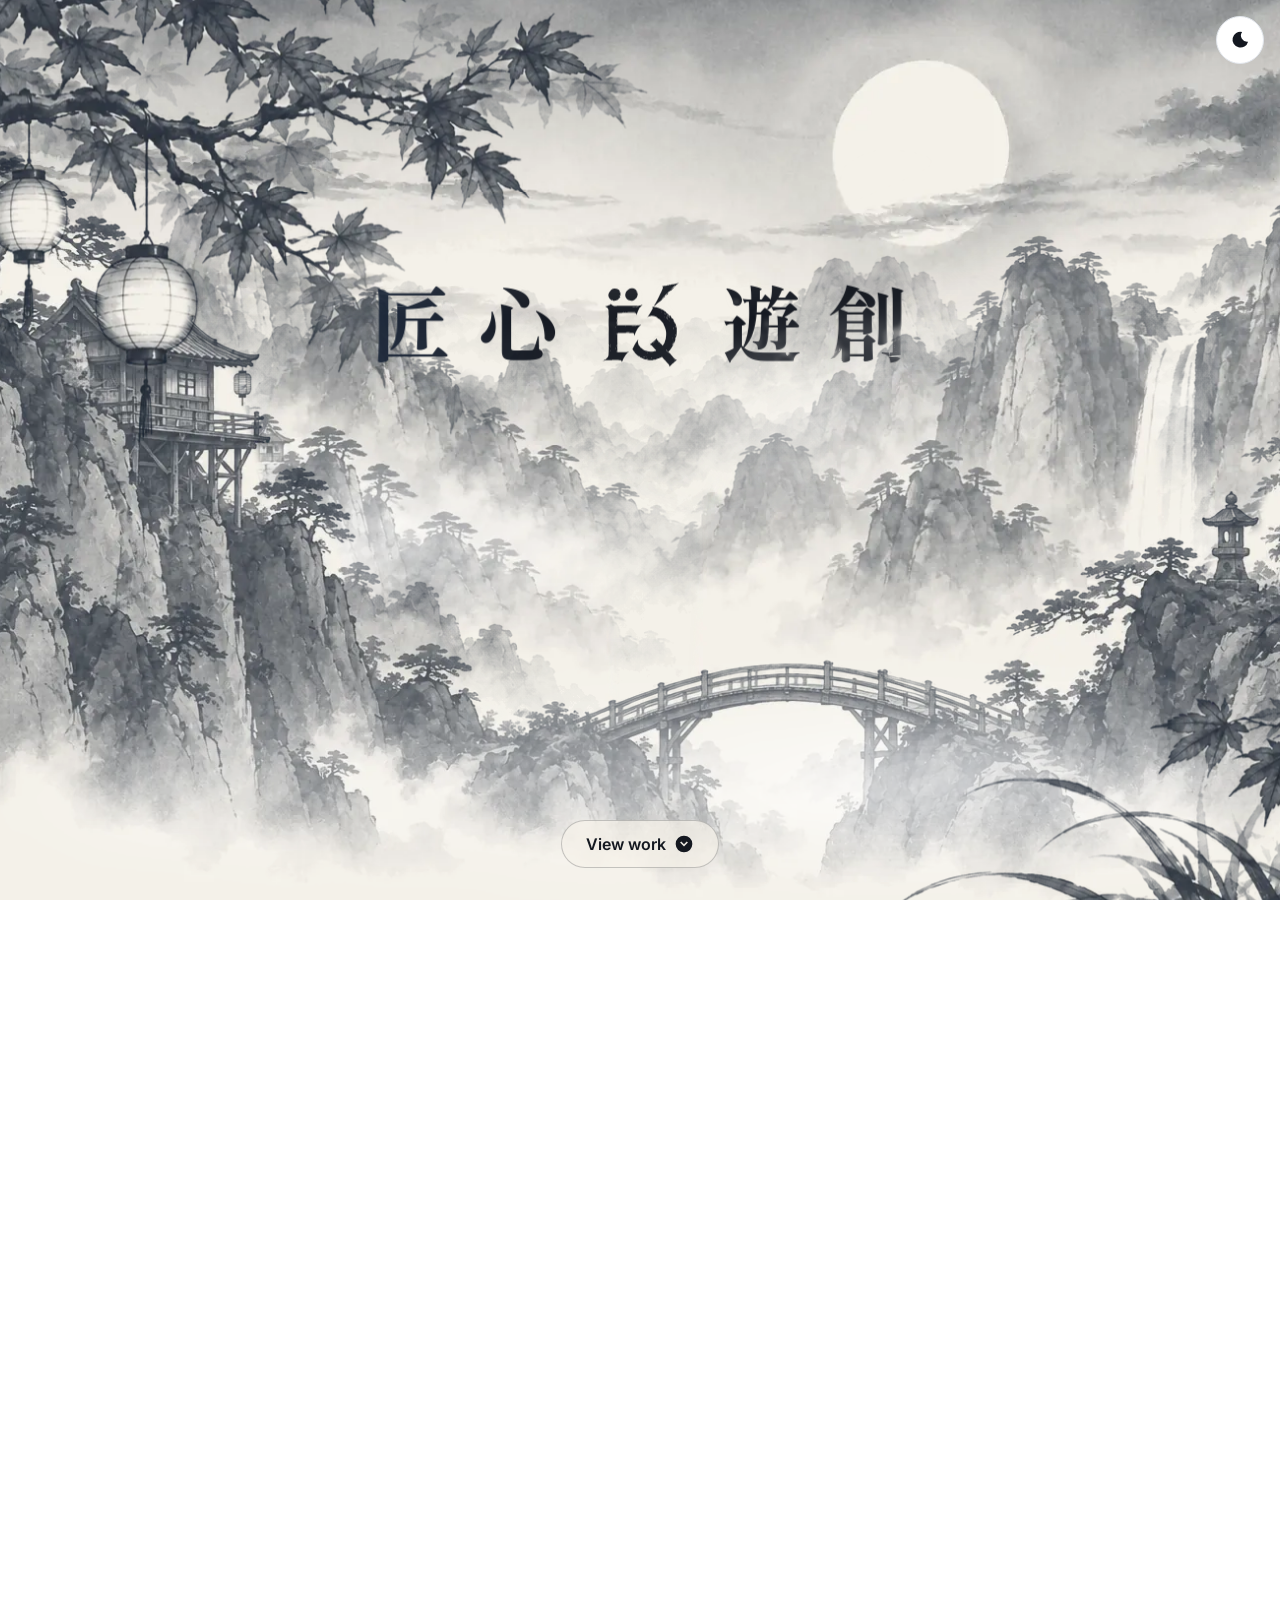
<file: index.html>
<!doctype html>
<html lang="en" class="cover-on rv-on">
<head>
<meta charset="utf-8">
<title>3mpq studio — games, Mac &amp; iOS tools, websites</title>
<meta name="viewport" content="width=device-width, initial-scale=1, viewport-fit=cover">
<meta name="description" content="Kostiantyn Halynskyi, product designer. Games, macOS and iOS utilities and websites, designed and built end to end.">
<meta property="og:title" content="3mpq studio">
<meta property="og:description" content="Games, Mac &amp; iOS tools and websites by Kostiantyn Halynskyi.">
<meta property="og:image" content="assets/og.jpg">
<link rel="icon" href="assets/favicon.svg" type="image/svg+xml">
<link rel="preconnect" href="https://fonts.googleapis.com">
<link rel="preconnect" href="https://fonts.gstatic.com" crossorigin>
<link href="https://fonts.googleapis.com/css2?family=Inter:wght@400;500;600;700;800&display=swap" rel="stylesheet">
<!-- Shippori Mincho только для иероглифов: надпись обложки, знаки появления блоков и обрывки перехода (text= отдаёт подмножество) -->
<link href="https://fonts.googleapis.com/css2?family=Shippori+Mincho:wght@700&display=swap&text=%E5%8C%A0%E5%BF%83%E9%81%8A%E5%89%B5%E6%8E%A8%E4%BD%9C%E9%81%93%E8%A9%95%E5%BD%B1" rel="stylesheet">
<link rel="stylesheet" href="css/site.css">
<link rel="stylesheet" href="css/cover.css">
<script>try { if (localStorage.getItem("3mpq-theme") === "dark") document.documentElement.classList.add("pre-dark"); } catch (e) {}</script>
</head>
<body>
<script>if (document.documentElement.classList.contains("pre-dark")) document.body.classList.add("dark");</script>

<!-- значки: только залитые -->
<svg width="0" height="0" style="position:absolute" aria-hidden="true">
  <symbol id="i-play" viewBox="0 0 24 24"><path d="M12 2a10 10 0 1 1 0 20 10 10 0 0 1 0-20zm-2 5.5v9l7-4.5z"/></symbol>
  <symbol id="i-download" viewBox="0 0 24 24"><path d="M12 2a10 10 0 1 1 0 20 10 10 0 0 1 0-20zm-1 5v6.6l-2.3-2.3-1.4 1.4L12 17.4l4.7-4.7-1.4-1.4-2.3 2.3V7z"/></symbol>
  <symbol id="i-apple" viewBox="0 0 24 24"><path d="M16.4 12.6c0-2.4 2-3.6 2.1-3.7-1.1-1.7-2.9-1.9-3.5-1.9-1.5-.2-2.9.9-3.7.9-.8 0-1.9-.9-3.2-.8-1.6 0-3.1 1-4 2.4-1.7 3-.4 7.3 1.2 9.7.8 1.2 1.8 2.5 3 2.4 1.2 0 1.7-.8 3.1-.8 1.5 0 1.9.8 3.2.8 1.3 0 2.2-1.2 3-2.4.9-1.3 1.3-2.7 1.3-2.8 0 0-2.5-1-2.5-3.8zM14 5.4c.7-.8 1.1-1.9 1-3-1 0-2.1.7-2.8 1.5-.6.7-1.2 1.8-1 2.9 1.1.1 2.1-.6 2.8-1.4z"/></symbol>
  <symbol id="i-flight" viewBox="0 0 24 24"><path d="M21 16v-2l-8-5V3.5a1.5 1.5 0 0 0-3 0V9l-8 5v2l8-2.5V19l-2 1.5V22l3.5-1 3.5 1v-1.5L13 19v-5.5z"/></symbol>
  <symbol id="i-code" viewBox="0 0 24 24"><path d="M12 2a10 10 0 0 0-3.2 19.5c.5.1.7-.2.7-.5v-1.7c-2.8.6-3.4-1.3-3.4-1.3-.4-1.2-1.1-1.5-1.1-1.5-.9-.6.1-.6.1-.6 1 .1 1.5 1 1.5 1 .9 1.6 2.4 1.1 3 .9.1-.7.4-1.1.6-1.4-2.2-.3-4.6-1.1-4.6-5 0-1.1.4-2 1-2.7-.1-.3-.4-1.3.1-2.7 0 0 .8-.3 2.8 1a9.6 9.6 0 0 1 5 0c1.9-1.3 2.8-1 2.8-1 .5 1.4.2 2.4.1 2.7.6.7 1 1.6 1 2.7 0 3.9-2.4 4.7-4.6 5 .4.3.7.9.7 1.9V21c0 .3.2.6.7.5A10 10 0 0 0 12 2z"/></symbol>
  <symbol id="i-visit" viewBox="0 0 24 24"><path d="M12 2a10 10 0 1 1 0 20 10 10 0 0 1 0-20zm2 5H8v2h3.6l-4.3 4.3 1.4 1.4 4.3-4.3V14h2V7h-1z"/></symbol>
  <symbol id="i-back" viewBox="0 0 24 24"><path d="M12 2a10 10 0 1 1 0 20 10 10 0 0 1 0-20zm.7 5.3L8 12l4.7 4.7 1.4-1.4L11.8 13H17v-2h-5.2l2.3-2.3z"/></symbol>
  <symbol id="i-moon" viewBox="0 0 24 24"><path d="M14.5 2.3A9.5 9.5 0 1 0 21.7 14a7.5 7.5 0 0 1-7.2-11.7z"/></symbol>
  <symbol id="i-sun" viewBox="0 0 24 24"><path d="M12 7a5 5 0 1 1 0 10 5 5 0 0 1 0-10zM11 1h2v3h-2zm0 19h2v3h-2zM1 11h3v2H1zm19 0h3v2h-3zM4.2 5.6l1.4-1.4 2.1 2.1-1.4 1.4zm12.1 12.1 1.4-1.4 2.1 2.1-1.4 1.4zM4.2 18.4l2.1-2.1 1.4 1.4-2.1 2.1zM16.3 6.3l2.1-2.1 1.4 1.4-2.1 2.1z"/></symbol>
  <symbol id="i-mail" viewBox="0 0 24 24"><path d="M3 5h18a1 1 0 0 1 1 1v12a1 1 0 0 1-1 1H3a1 1 0 0 1-1-1V6a1 1 0 0 1 1-1zm9 7.6L4 7.5V9l8 5.1L20 9V7.5z"/></symbol>
  <symbol id="i-tg" viewBox="0 0 24 24"><path d="M12 2a10 10 0 1 1 0 20 10 10 0 0 1 0-20zm4.6 6.4L6.4 12.3c-.7.3-.7.7 0 .9l2.6.8 1 3.1c.1.4.3.5.6.5s.4-.1.6-.3l1.3-1.2 2.6 1.9c.5.3.8.1.9-.4l1.7-8.2c.2-.7-.3-1.1-.9-.9zM9.8 13.6l5.6-3.6-4.4 4.3-.2 1.9z"/></symbol>
  <symbol id="i-down" viewBox="0 0 24 24"><path d="M12 2a10 10 0 1 1 0 20 10 10 0 0 1 0-20zm-4.7 8.3L12 15l4.7-4.7-1.4-1.4L12 12.2 8.7 8.9z"/></symbol>
  <symbol id="i-up" viewBox="0 0 24 24"><path d="M12 22a10 10 0 1 1 0-20 10 10 0 0 1 0 20zm-4.7-8.3L12 9l4.7 4.7-1.4 1.4L12 11.8l-3.3 3.3z"/></symbol>
  <symbol id="i-close" viewBox="0 0 24 24"><path d="M12 2a10 10 0 1 1 0 20 10 10 0 0 1 0-20zm-2.8 5.8L7.8 9.2 10.6 12l-2.8 2.8 1.4 1.4L12 13.4l2.8 2.8 1.4-1.4-2.8-2.8 2.8-2.8-1.4-1.4L12 10.6z"/></symbol>
</svg>

<!-- обложка: сцена слоями, надпись и переход в WebGL (js/cover.js) -->
<div class="cover" id="cover">
  <div class="scene" id="scene" aria-hidden="true"></div>
  <canvas id="coverCanvas" aria-hidden="true"></canvas>
  <p class="motto" id="motto" lang="ja" role="img" aria-label="匠心 遊創: the spirit of a craftsman, creating playfully"><span class="kj">匠</span><span class="kj">心</span><svg class="logo" viewBox="0 0 220 220" aria-hidden="true"><path d="M197.8 17.3C197.6 17.4 197.2 17.5 197.1 17.6C197.0 17.6 196.5 17.8 196.1 17.8C195.6 17.9 194.7 18.2 194.1 18.3C193.5 18.5 192.7 18.7 192.3 18.8C192.0 18.9 191.1 19.1 190.3 19.2C189.6 19.3 188.8 19.4 188.5 19.5C188.2 19.6 187.6 19.8 187.0 19.8C186.5 19.9 186.0 20.0 185.9 20.0C185.9 20.0 185.5 20.1 185.0 20.2C183.9 20.3 182.3 20.6 181.1 20.9C180.6 21.0 179.7 21.1 179.1 21.2C178.5 21.2 177.4 21.5 176.7 21.7C175.9 21.9 174.8 22.1 174.1 22.2C173.4 22.3 172.3 22.5 171.6 22.6C171.0 22.8 169.5 23.1 168.3 23.3C167.2 23.4 165.8 23.7 165.3 23.7C164.9 23.8 164.2 23.9 163.8 23.9C163.0 23.9 161.8 24.1 161.7 24.3C161.6 24.3 161.8 24.6 162.0 24.9C162.8 25.7 162.9 26.1 162.9 27.1C162.9 28.0 162.2 30.4 161.8 31.2C161.7 31.3 161.5 31.8 161.3 32.3C161.2 32.8 160.6 34.1 160.1 35.1C159.6 36.2 159.2 37.2 159.1 37.3C159.1 37.5 158.8 38.0 158.6 38.5C158.0 39.4 156.8 41.9 156.0 43.7C155.5 45.0 155.1 45.7 154.2 47.6C153.8 48.4 153.5 49.1 153.5 49.1C153.5 49.2 150.5 55.2 150.2 55.8C150.1 56.0 149.7 56.6 149.4 57.2C149.0 57.8 148.3 59.1 147.8 60.1C147.2 61.1 146.5 62.4 146.2 63.0C145.8 63.7 145.3 64.6 145.0 65.1C144.6 65.7 144.1 66.5 143.9 66.9C143.6 67.4 143.2 68.1 142.9 68.5C142.1 69.8 142.3 70.0 143.4 69.1C143.8 68.8 144.5 68.3 144.9 68.0C145.3 67.7 146.3 66.9 147.0 66.3C147.7 65.6 148.5 65.0 148.8 64.9C149.1 64.7 149.7 64.3 150.0 64.0C150.3 63.7 151.1 63.1 151.7 62.6C152.3 62.2 153.1 61.5 153.6 61.0C154.1 60.6 155.0 59.7 155.8 59.1C159.0 56.5 162.7 53.0 163.8 51.6C164.1 51.3 164.4 51.0 164.7 50.9C164.9 50.8 165.1 50.7 165.2 50.5C165.4 50.2 166.1 49.5 166.2 49.5C166.3 49.5 166.5 49.3 166.7 49.1C166.9 49.0 167.4 48.6 167.8 48.3C168.6 47.7 169.4 47.0 169.4 46.8C169.4 46.5 169.2 46.6 168.5 47.1C167.7 47.8 167.6 47.8 167.7 47.4C167.8 46.6 166.9 47.3 164.7 49.6C162.9 51.4 159.5 54.6 159.3 54.6C159.1 54.6 159.2 54.5 159.9 53.8C160.3 53.3 161.7 52.0 162.9 50.7C164.1 49.4 165.9 47.6 166.9 46.6C167.8 45.7 168.9 44.5 169.3 44.0C169.7 43.5 171.1 42.0 172.5 40.6C173.9 39.2 175.3 37.7 175.6 37.4C176.3 36.4 177.6 35.0 177.9 35.0C178.2 35.0 178.2 35.1 177.8 35.8C177.6 36.2 177.6 36.4 177.6 36.5C177.8 36.7 178.1 36.5 179.2 35.3C180.2 34.2 180.6 34.0 181.2 34.0C181.7 34.0 181.8 33.9 182.8 32.9C183.4 32.2 184.0 31.6 184.1 31.4C184.2 31.2 184.6 30.8 184.9 30.6C185.3 30.4 185.9 29.8 186.3 29.4C186.7 28.9 187.0 28.5 187.1 28.5C187.1 28.5 187.5 28.1 187.8 27.7C188.7 26.6 191.4 23.8 193.4 21.8C195.1 20.0 196.4 19.0 197.9 18.2C199.2 17.4 199.2 17.0 197.8 17.3ZM192.0 22.1C192.0 22.3 191.4 22.9 189.9 24.4C187.4 26.7 186.9 27.1 185.7 27.9C185.1 28.2 184.2 29.0 183.5 29.7C182.5 30.6 180.7 32.1 180.4 32.1C180.1 32.1 180.8 31.3 183.1 29.0C184.6 27.5 185.9 26.2 186.0 26.0C186.3 25.4 187.1 24.9 187.4 25.0C187.8 25.1 188.2 24.9 189.6 23.6C191.1 22.3 192.0 21.7 192.0 22.1ZM90.5 29.0C87.6 29.4 85.8 30.3 83.7 32.4C80.6 35.3 80.2 35.8 78.9 37.6C78.8 37.9 78.5 38.5 78.3 39.0C78.2 39.6 77.9 40.3 77.8 40.5C77.2 41.9 77.0 44.5 77.3 46.1C77.8 48.4 78.3 49.5 79.4 51.3C80.5 53.1 80.5 53.1 83.4 55.2C83.7 55.5 84.4 55.8 84.9 56.0C85.4 56.2 86.1 56.5 86.5 56.6C89.4 57.9 92.2 57.9 95.3 56.8C98.0 55.8 100.8 53.9 100.8 53.1C100.8 52.7 100.4 52.8 100.0 53.1C99.6 53.5 99.4 53.5 99.4 53.3C99.4 52.9 100.4 52.4 101.0 52.4C101.7 52.4 102.3 51.8 103.0 50.6C103.2 50.1 103.5 49.7 103.6 49.6C103.8 49.4 104.2 48.3 104.3 47.8C104.3 47.5 104.3 47.4 104.1 47.4C103.8 47.3 103.8 47.2 104.0 47.0C104.1 46.9 104.2 46.6 104.2 46.4C104.2 46.2 104.3 46.0 104.3 46.0C104.5 46.0 104.6 46.4 104.4 46.5C104.3 46.7 104.3 47.4 104.4 47.4C104.7 47.4 105.4 46.4 105.4 46.0C105.4 45.7 105.0 45.5 104.6 45.7C103.7 46.1 103.2 45.1 104.0 44.6C104.5 44.2 104.7 44.3 104.9 44.7C105.4 45.5 105.8 45.2 106.0 43.8C106.2 42.1 105.9 40.4 105.2 40.3C104.8 40.2 104.8 40.2 104.7 41.1C104.6 42.3 104.1 42.7 103.9 41.8C103.7 41.2 103.9 40.5 104.2 40.2C104.3 40.0 104.4 39.8 104.4 39.7C104.4 39.4 104.5 39.3 104.8 39.6C105.3 40.0 105.6 39.0 105.2 38.4C105.1 38.3 104.9 38.0 104.9 37.9C104.8 37.6 104.5 37.5 104.2 37.8C103.9 38.2 103.7 38.0 103.5 37.4C103.4 37.1 103.1 36.7 102.9 36.3C102.4 35.6 102.3 35.4 102.6 35.3C102.7 35.2 103.0 35.4 103.3 35.7C103.9 36.3 104.0 36.3 103.9 35.8C103.7 34.5 100.1 30.9 98.9 30.7C98.6 30.7 98.2 30.5 97.9 30.3C97.1 29.6 96.3 29.3 95.1 29.2C94.4 29.1 93.7 29.0 93.5 29.0C93.0 28.8 92.0 28.8 90.5 29.0ZM53.1 29.6C53.0 29.6 52.5 29.7 52.0 29.7C51.3 29.7 50.8 29.8 50.3 30.0C49.9 30.1 49.3 30.3 49.1 30.3C48.8 30.4 48.4 30.6 48.0 30.8C47.7 31.1 46.9 31.5 46.3 31.9C45.4 32.4 45.0 32.7 44.4 33.5C43.9 34.1 43.2 34.8 42.9 35.2C40.0 38.3 38.0 44.2 39.0 46.7C39.1 47.0 39.3 47.5 39.3 47.7C39.7 49.7 41.9 53.3 43.2 54.0C43.6 54.2 44.2 54.6 44.6 55.0C45.2 55.6 46.8 56.4 47.2 56.4C47.4 56.4 47.4 56.4 47.4 56.1C47.4 55.8 47.4 55.8 48.1 56.0C48.7 56.2 48.8 56.3 48.9 56.7C48.9 57.0 49.0 57.0 49.8 57.3C52.1 58.1 55.9 57.5 58.8 56.0C60.6 55.1 61.0 54.8 61.8 54.1C62.5 53.4 62.6 53.2 62.1 53.1C61.6 53.0 61.8 52.6 62.6 51.8C63.4 51.1 63.5 51.0 63.9 51.1C64.4 51.2 64.6 51.0 65.5 49.3C66.3 47.9 66.2 47.4 65.4 47.8C64.9 48.1 64.6 48.1 64.5 47.9C64.5 47.8 64.7 46.5 64.9 46.0C65.0 45.8 65.1 45.3 65.1 44.8C65.1 44.3 65.1 43.9 65.3 43.8C65.4 43.6 65.4 43.5 65.3 43.3C65.2 43.1 65.2 42.7 65.5 41.9C65.7 41.3 65.9 41.0 66.3 40.9C66.5 40.9 66.7 40.7 66.7 40.6C66.9 39.8 66.0 37.7 65.6 38.0C65.5 38.0 65.4 38.2 65.4 38.3C65.4 38.5 65.0 38.5 64.8 38.2C64.7 38.1 64.6 37.8 64.5 37.5C64.4 37.2 64.2 36.9 63.9 36.6C63.0 35.7 63.5 35.5 64.5 36.3C65.2 37.0 65.4 37.0 65.3 36.5C65.0 35.3 62.9 32.8 61.5 32.1C61.1 31.9 60.1 31.4 59.2 30.9C58.4 30.5 57.6 30.2 57.4 30.2C57.2 30.2 56.7 30.0 56.2 29.9C54.4 29.5 53.6 29.4 53.1 29.6ZM173.9 40.2C173.7 40.5 173.1 41.1 172.6 41.7C172.1 42.2 171.5 42.9 171.3 43.3L170.8 43.8L171.0 44.3C171.1 44.6 171.3 44.8 171.3 44.8C171.6 44.8 173.3 43.2 173.5 42.7C173.6 42.5 173.9 42.2 174.3 41.9C175.1 41.2 175.5 40.6 175.2 40.4C175.0 40.4 174.9 40.2 174.9 40.1C174.8 39.6 174.3 39.7 173.9 40.2ZM66.6 41.7C66.5 41.8 66.5 42.0 66.6 42.3C66.8 42.8 66.6 43.3 66.1 43.4C65.6 43.6 65.5 43.6 65.8 44.1C65.9 44.3 66.1 44.7 66.2 44.9C66.6 45.8 67.0 45.6 67.3 44.1C67.5 43.3 67.4 43.3 67.2 42.4C66.9 41.6 66.7 41.4 66.6 41.7ZM44.4 64.8C44.3 64.9 44.0 65.1 43.6 65.4C43.3 65.7 42.7 66.1 42.3 66.3C41.8 66.5 41.2 66.9 40.9 67.1C39.3 68.1 35.3 69.5 33.5 69.8C32.7 69.9 31.7 70.2 31.4 70.4C31.4 70.4 31.6 70.5 31.9 70.6C32.7 70.8 34.7 72.0 35.6 72.9C36.1 73.3 36.7 73.8 36.9 74.1C37.4 74.5 38.2 75.8 38.6 77.0C39.0 77.9 39.0 77.9 39.1 81.4C39.2 86.3 39.4 90.2 39.6 91.2C39.8 92.1 39.8 95.3 39.6 95.9C39.4 96.9 39.3 110.6 39.5 115.6C39.7 119.1 39.7 130.0 39.5 130.6C39.5 130.9 39.4 132.3 39.5 134.3C39.5 136.1 39.5 139.7 39.5 142.3C39.5 144.9 39.5 147.6 39.5 148.2C39.6 158.1 39.6 157.5 40.0 157.5C40.1 157.5 40.2 157.4 40.3 157.3C40.4 157.1 40.6 157.1 40.6 157.5C40.6 157.6 40.5 157.8 40.3 157.8C39.7 158.0 39.7 158.1 39.7 164.0C39.6 169.3 39.5 173.4 39.3 177.6C39.2 178.6 39.1 180.1 39.1 180.9C39.0 182.6 38.6 184.1 37.8 185.6C37.4 186.4 35.4 188.5 34.1 189.6C33.8 189.8 33.2 190.3 32.9 190.6C32.5 191.0 31.9 191.4 31.6 191.5C31.3 191.6 30.9 191.9 30.7 192.0C29.7 192.8 27.6 193.8 26.6 194.0C26.0 194.2 25.8 194.3 26.1 194.4C26.2 194.5 26.9 194.4 27.6 194.2C28.4 194.0 29.3 193.8 29.8 193.8C30.2 193.8 31.1 193.6 31.7 193.5C32.6 193.2 33.2 193.2 35.5 193.1C36.9 193.1 38.3 193.0 38.5 192.9C38.8 192.9 40.6 192.8 42.7 192.8C44.7 192.8 46.6 192.8 46.9 192.7C47.6 192.5 53.9 192.5 56.4 192.6C59.1 192.7 63.4 192.9 64.8 193.0C65.9 193.0 67.5 193.4 67.8 193.7C68.1 193.9 69.0 195.5 69.1 196.1C69.3 197.1 69.6 196.9 70.2 195.7C71.1 193.8 71.3 193.4 71.6 192.7C72.0 191.2 74.3 187.0 76.1 184.4C76.4 183.8 77.0 182.8 77.5 182.1C78.5 180.6 79.7 179.1 81.2 177.4C82.3 176.2 82.7 175.9 84.9 174.1C86.2 172.9 86.2 172.7 84.8 173.3C83.2 174.0 81.9 174.3 79.5 174.6C78.9 174.6 78.1 174.7 77.6 174.8C77.1 174.8 75.5 174.8 73.9 174.8C72.3 174.7 68.4 174.7 65.2 174.7C62.0 174.7 59.4 174.6 59.4 174.6C59.2 174.3 59.1 171.6 59.3 168.6C59.3 167.7 59.3 166.4 59.2 165.6C59.0 164.1 59.0 163.9 59.2 161.5C59.2 160.1 59.2 159.6 59.1 159.3C58.9 158.6 58.9 157.8 59.1 157.4C59.3 157.2 59.3 156.8 59.3 154.2C59.2 150.1 59.1 137.6 59.2 134.7C59.2 133.4 59.2 132.1 59.1 132.0C58.9 131.1 59.1 131.1 67.5 130.9C69.8 130.8 72.4 130.7 73.2 130.7C74.1 130.7 76.0 130.6 77.6 130.6C79.1 130.5 80.5 130.4 80.7 130.4C81.0 130.3 81.2 130.3 81.6 130.4C82.2 130.6 83.3 130.7 92.7 130.8C94.7 130.8 96.3 131.2 96.5 131.6C96.9 132.3 97.6 135.3 97.6 136.2C97.6 137.3 98.0 137.7 98.3 136.7C98.4 135.9 99.6 132.6 100.2 131.2C100.3 130.9 100.7 130.0 101.0 129.3C101.6 127.7 102.6 125.6 103.7 123.9C105.6 120.7 105.9 120.2 107.2 118.5C108.9 116.3 110.8 114.2 111.8 113.6C113.9 112.1 114.0 111.4 111.9 112.4C111.1 112.7 110.7 112.9 110.3 112.9C109.9 112.9 109.4 113.0 109.1 113.0C108.7 113.2 107.7 113.3 106.1 113.3C104.8 113.3 103.5 113.4 103.2 113.5C102.8 113.6 102.5 113.7 102.2 113.6C101.9 113.5 100.9 113.5 99.9 113.5C94.9 113.4 84.6 113.4 83.0 113.5C81.9 113.5 80.6 113.5 80.0 113.5C76.8 113.5 75.5 113.5 73.0 113.5C71.5 113.4 67.8 113.4 64.8 113.5C58.8 113.5 58.8 113.5 59.0 112.9C59.2 112.2 59.2 105.8 59.0 105.1C58.8 104.5 58.9 101.2 59.1 100.2C59.2 99.8 59.2 99.1 59.1 98.3C59.1 97.5 59.1 96.6 59.1 96.2C59.1 91.9 59.2 90.6 59.3 88.8C59.4 86.9 59.4 86.6 59.2 86.3C58.9 85.6 59.0 85.6 62.8 85.4C64.7 85.3 67.3 85.2 68.6 85.1C69.9 85.0 72.4 85.0 74.1 84.9C75.8 84.9 77.8 84.9 78.5 84.8C79.3 84.7 80.0 84.7 80.2 84.8C80.4 84.8 83.2 84.9 86.3 84.9C93.9 84.8 100.3 85.1 100.8 85.4C101.3 85.6 102.2 86.9 102.4 87.6C102.5 87.8 102.6 88.4 102.8 88.9C102.9 89.3 103.0 89.8 103.1 89.9C103.2 90.5 103.7 89.8 103.7 89.0C103.7 88.5 103.9 87.7 104.7 85.0C104.8 84.5 105.0 83.9 105.1 83.8C105.1 83.6 105.4 82.9 105.6 82.3C106.4 79.8 107.4 77.7 109.1 75.0C110.8 72.2 113.7 68.9 116.1 66.9C116.9 66.3 116.6 66.3 115.4 66.8C114.7 67.1 113.6 67.5 112.8 67.7C112.1 67.9 111.1 68.2 110.7 68.3C110.1 68.5 109.7 68.6 107.9 68.6C106.7 68.7 104.7 68.7 103.4 68.8C100.2 68.8 100.4 68.8 93.0 68.8C89.3 68.8 84.6 68.9 82.7 68.9C80.7 69.0 77.2 69.1 74.9 69.0C70.6 69.0 68.1 69.0 64.1 69.1C62.7 69.1 59.5 69.2 56.8 69.2L51.9 69.3L50.5 68.8C49.7 68.5 48.7 68.1 48.3 67.9C47.3 67.3 45.6 65.9 45.3 65.4C45.0 64.9 44.7 64.7 44.4 64.8ZM108.2 69.9C108.2 70.2 107.6 70.6 107.3 70.6C107.1 70.6 106.8 70.3 106.9 70.2C107.2 69.9 108.2 69.7 108.2 69.9ZM105.7 70.3C105.7 70.5 104.4 71.1 104.0 71.1C103.7 71.1 103.3 71.0 103.1 71.0C102.8 70.9 102.5 70.9 102.0 71.0C101.4 71.2 100.6 71.1 100.4 70.9C100.2 70.7 100.9 70.6 101.8 70.6C102.4 70.6 103.1 70.5 103.8 70.4C104.9 70.1 105.8 70.1 105.7 70.3ZM99.3 70.9C99.7 71.2 98.3 71.3 96.5 71.1C96.0 71.0 95.2 71.0 94.8 71.1C94.5 71.1 94.0 71.1 93.9 71.1C93.3 70.9 93.9 70.7 94.9 70.8C95.4 70.8 96.2 70.8 96.6 70.7C97.7 70.6 99.2 70.7 99.3 70.9ZM109.1 73.9C109.1 74.2 108.8 74.6 108.4 74.6C108.1 74.6 108.1 74.2 108.4 73.9C108.7 73.5 109.1 73.5 109.1 73.9ZM99.8 82.7C100.2 83.0 100.1 83.3 99.5 83.1C99.2 83.1 98.6 83.0 98.1 83.0C95.2 83.0 84.5 83.1 83.5 83.1C82.4 83.1 82.0 83.0 82.5 82.7C82.6 82.7 83.8 82.6 85.2 82.6C86.5 82.6 87.7 82.6 87.7 82.6C87.9 82.4 99.6 82.6 99.8 82.7ZM74.5 82.8C74.7 83.0 74.2 83.1 73.4 83.1C72.5 83.1 72.2 82.9 72.5 82.7C72.7 82.6 74.4 82.7 74.5 82.8ZM78.5 82.7C78.8 82.9 78.5 83.1 78.0 83.1C77.4 83.1 77.1 83.0 77.2 82.7C77.3 82.6 78.3 82.6 78.5 82.7ZM57.8 96.3C57.8 96.5 57.8 97.5 57.9 98.5C57.9 100.3 57.9 100.4 57.6 100.4C57.3 100.4 57.1 99.6 57.2 98.8C57.2 98.5 57.3 97.8 57.3 97.2C57.4 96.4 57.5 96.1 57.6 96.1C57.7 96.1 57.7 96.2 57.8 96.3ZM57.8 103.2C57.9 103.6 57.9 104.5 57.7 104.7C57.4 105.0 57.2 104.3 57.3 103.2C57.3 103.0 57.7 103.0 57.8 103.2ZM58.2 106.3C58.2 106.5 58.2 106.8 58.1 106.9C57.8 107.4 57.7 107.7 58.0 108.3C58.2 108.8 58.2 108.8 58.0 109.1C57.9 109.3 57.8 109.4 57.7 109.4C57.3 109.3 57.1 106.8 57.5 106.2C57.7 105.8 58.2 105.9 58.2 106.3ZM57.6 110.8C57.6 111.1 57.7 111.4 57.8 111.6C58.1 112.0 58.1 113.0 57.8 113.1C57.7 113.1 57.6 113.0 57.6 112.2C57.5 111.6 57.4 111.1 57.3 111.1C57.1 110.9 57.1 110.4 57.2 110.3C57.4 110.1 57.6 110.3 57.6 110.8ZM98.0 114.4C98.0 114.6 97.5 114.8 96.9 114.7C96.4 114.6 96.3 114.5 96.7 114.3C97.1 114.1 98.0 114.2 98.0 114.4ZM78.6 115.7C79.0 116.0 78.8 116.2 78.0 116.3C77.4 116.4 76.9 116.1 77.2 115.8C77.5 115.5 78.3 115.4 78.6 115.7ZM97.5 115.6C98.4 115.9 97.9 116.2 96.6 116.1C95.9 116.0 95.6 115.9 95.7 115.6C95.8 115.5 96.9 115.5 97.5 115.6ZM101.6 115.7C102.2 115.8 102.4 115.9 102.2 116.0C101.9 116.1 100.8 116.1 100.4 116.0C100.2 115.9 99.9 115.9 99.5 116.0C98.9 116.1 98.5 116.0 98.6 115.9C98.7 115.8 99.1 115.7 99.5 115.7C99.9 115.7 100.4 115.7 100.5 115.6C100.7 115.6 100.9 115.5 101.0 115.6C101.1 115.6 101.4 115.7 101.6 115.7ZM94.8 115.9C94.7 116.0 93.8 116.1 92.6 116.0C90.8 115.9 91.2 115.7 93.2 115.7C94.1 115.7 94.8 115.8 94.8 115.9ZM55.3 117.1C55.4 118.2 55.4 118.5 55.2 118.7C55.0 118.9 55.0 118.9 54.9 118.6C54.9 118.4 54.9 118.1 54.9 117.8C55.0 117.5 54.9 117.2 54.9 117.0C54.7 116.6 54.8 116.3 55.0 116.4C55.1 116.4 55.2 116.7 55.3 117.1ZM87.4 128.4C87.8 128.6 87.2 128.7 83.7 128.7C80.2 128.7 79.5 128.6 79.9 128.4C80.1 128.2 87.2 128.2 87.4 128.4ZM56.8 132.9C56.8 134.7 56.8 135.1 56.5 134.9C56.5 134.8 56.4 134.3 56.4 133.8C56.4 133.2 56.4 132.4 56.4 131.9C56.4 131.3 56.5 131.1 56.6 131.1C56.7 131.2 56.7 131.7 56.8 132.9ZM43.3 157.1C43.6 158.1 43.4 159.3 43.0 158.8C42.8 158.6 42.8 157.0 42.9 156.8C43.1 156.6 43.2 156.7 43.3 157.1ZM57.8 159.5C57.9 160.6 57.8 161.1 57.6 161.1C57.2 161.1 57.2 160.7 57.3 159.7C57.5 158.0 57.7 157.9 57.8 159.5ZM40.9 159.5C40.9 159.8 40.6 160.9 40.5 160.9C40.3 160.9 40.1 159.8 40.2 159.5C40.5 159.1 40.9 159.1 40.9 159.5ZM43.3 159.8C43.4 160.2 43.2 160.6 43.0 160.6C42.7 160.6 42.6 160.2 42.8 159.8C42.9 159.3 43.3 159.4 43.3 159.8ZM43.3 162.1C43.4 162.5 43.1 163.5 43.0 163.6C42.9 163.6 42.9 163.2 42.9 162.6C42.9 161.7 42.9 161.6 43.1 161.6C43.2 161.7 43.3 161.8 43.3 162.1ZM56.3 165.6C56.3 166.0 56.3 166.5 56.2 166.8C56.1 167.2 55.8 167.4 55.7 167.1C55.6 166.9 55.8 165.0 55.9 164.9C56.1 164.5 56.2 164.8 56.3 165.6ZM43.3 170.8C43.3 171.3 43.2 171.8 43.2 172.0L43.1 172.3L42.9 172.0C42.6 171.3 42.7 170.0 43.1 170.0C43.2 170.1 43.3 170.2 43.3 170.8ZM57.7 171.7C58.1 172.7 58.3 174.1 58.1 174.3C57.9 174.4 57.6 174.0 57.6 173.5C57.6 173.3 57.5 172.9 57.4 172.7C57.0 172.2 57.1 171.1 57.4 171.3C57.5 171.3 57.7 171.5 57.7 171.7ZM139.2 71.2C139.2 71.3 139.3 71.6 139.4 72.0C139.9 73.0 140.0 73.9 139.6 75.0C139.2 76.4 139.0 76.8 138.6 77.6C138.3 78.0 137.9 78.7 137.7 79.2C137.5 79.7 137.1 80.4 136.8 80.8C136.5 81.2 136.1 81.9 135.9 82.4C135.7 82.8 135.2 83.6 134.9 84.1C134.5 84.7 134.1 85.3 134.0 85.5C133.9 85.7 133.2 86.9 132.4 88.1C131.6 89.4 130.7 90.6 130.5 90.9C129.9 91.9 129.2 92.9 128.6 93.6C127.6 94.7 127.8 94.9 129.1 94.1C130.7 93.2 133.7 92.1 134.6 92.1C135.0 92.1 135.5 92.0 135.8 91.9C136.6 91.6 138.7 91.6 139.9 91.9C140.4 92.1 141.3 92.2 141.7 92.3C142.2 92.3 143.2 92.6 144.0 92.9C144.9 93.2 145.9 93.5 146.3 93.6C147.1 93.9 149.5 95.2 150.4 95.9C152.2 97.3 152.9 97.9 153.9 98.6C156.3 100.4 161.5 105.8 162.7 107.7C163.0 108.1 163.4 108.8 163.8 109.2C164.2 109.8 164.4 110.3 164.5 110.7C164.5 111.0 165.0 112.1 165.5 113.2C166.1 114.3 166.7 115.7 166.8 116.3C167.0 116.8 167.3 117.6 167.5 117.9C167.7 118.2 168.0 119.0 168.2 119.7C168.4 120.4 168.6 121.3 168.8 121.6C168.9 122.0 169.1 122.6 169.2 123.0C169.2 123.4 169.4 123.9 169.5 124.1C169.6 124.4 169.7 124.7 169.7 124.8C169.7 125.0 169.8 125.6 169.9 126.1C170.5 129.3 170.5 130.0 170.4 133.5C170.3 137.3 170.1 139.8 169.7 141.4C169.7 141.6 169.6 142.2 169.6 142.6C169.6 143.8 169.0 146.0 168.0 148.7C167.7 149.4 167.5 150.3 167.4 150.6C167.3 151.3 165.8 154.8 164.8 156.5C164.4 157.1 164.1 157.7 164.0 157.9C163.7 158.6 162.8 159.8 162.5 159.8C162.2 159.7 160.2 157.7 158.9 156.1C158.4 155.5 157.1 154.1 156.0 153.0C155.0 151.9 153.8 150.7 153.5 150.4C153.2 150.0 152.4 149.1 151.7 148.3C149.6 146.1 149.5 145.9 149.5 144.9C149.5 144.1 149.5 144.1 149.1 144.1C148.6 144.1 148.4 144.2 146.8 145.8C146.0 146.5 144.9 147.5 144.3 148.0C143.4 148.7 142.3 149.6 140.3 151.4C136.0 155.3 135.0 156.1 134.0 156.5C133.1 157.0 133.2 157.4 134.1 157.6C135.6 157.9 136.1 158.1 137.0 158.9C138.1 159.7 140.2 162.0 142.1 164.3C143.9 166.4 144.4 167.0 146.4 169.2C148.2 171.1 148.2 171.0 146.5 171.6C145.3 172.0 144.8 172.2 142.1 172.8C137.4 173.8 130.6 173.7 127.0 172.4C126.4 172.2 125.8 172.0 125.7 172.0C125.6 172.0 125.3 172.0 125.1 171.8C124.9 171.7 124.2 171.4 123.5 171.2C121.1 170.4 117.6 168.4 115.5 166.6C114.8 166.0 114.0 165.4 113.6 165.1C112.9 164.7 111.9 163.6 110.8 162.0C110.1 160.9 109.2 160.0 108.8 159.7C108.5 159.6 108.3 159.4 108.1 158.7C107.9 158.2 107.6 157.4 107.4 156.9C106.7 155.2 106.4 154.1 106.4 153.5C106.4 153.2 106.3 152.8 106.2 152.5C105.8 151.4 106.0 149.0 106.6 146.9C107.0 145.5 107.0 145.5 106.8 145.5C106.5 145.5 104.0 149.0 101.8 152.5C101.3 153.4 100.7 154.4 100.4 154.8C99.7 155.7 98.1 158.4 97.6 159.7C96.8 161.4 94.3 166.2 93.9 166.9C93.4 167.7 93.4 167.8 93.9 168.3C94.1 168.6 94.7 169.3 95.1 170.0C95.5 170.7 96.0 171.5 96.2 171.7C96.3 171.9 97.0 172.9 97.6 173.8C98.9 175.7 99.4 176.3 101.1 178.3C104.5 182.0 106.7 183.9 107.8 183.9C108.7 183.9 109.4 184.2 110.5 184.8C111.0 185.1 111.5 185.4 111.6 185.4C111.6 185.4 111.9 185.6 112.2 185.8C112.9 186.2 114.2 187.0 114.6 187.1C114.8 187.1 114.9 187.2 114.9 187.6C114.9 188.2 115.1 188.4 115.9 188.6C116.1 188.7 116.5 188.9 116.8 189.0C117.4 189.5 118.8 190.1 119.7 190.3C120.1 190.5 120.9 190.7 121.4 190.8C124.2 191.6 124.7 191.7 124.9 191.4C125.3 190.9 125.4 190.9 125.7 190.9C125.8 191.0 126.4 191.1 126.9 191.1C128.4 191.3 129.8 191.6 130.1 191.8L130.4 192.0L130.1 192.0C129.9 192.1 129.6 192.0 129.2 191.9C128.6 191.7 128.5 191.6 128.0 191.8C127.5 191.9 127.3 191.9 126.9 191.8C126.4 191.6 125.3 191.6 125.3 191.7C125.3 191.9 125.5 191.9 126.5 192.1C126.9 192.1 127.3 192.3 127.5 192.3C127.9 192.5 130.7 192.7 131.7 192.7C132.1 192.7 132.6 192.7 132.9 192.9C134.2 193.3 139.0 192.9 141.1 192.2C141.6 192.0 142.1 192.0 142.3 192.0C143.4 192.1 146.2 191.5 147.1 191.0C147.4 190.8 148.0 190.6 148.3 190.6C150.4 190.0 151.4 189.7 152.8 189.2C153.2 189.0 153.9 188.7 154.5 188.5C155.1 188.3 156.2 187.7 157.0 187.3C160.6 185.4 160.9 185.3 161.1 185.7C161.2 185.9 161.8 186.5 162.4 187.3C163.1 188.0 164.0 188.9 164.3 189.4C165.4 190.8 167.1 192.6 167.8 193.0C168.2 193.3 168.5 193.6 168.7 193.9C168.8 194.2 169.4 195.0 170.0 195.6C170.6 196.3 171.6 197.4 172.1 198.0C172.6 198.6 173.3 199.4 173.7 199.8C174.9 201.1 177.1 203.8 177.5 204.4C177.7 204.9 177.8 206.3 177.7 207.3C177.6 208.0 178.0 207.7 179.8 205.9C180.9 204.9 182.3 203.5 183.1 202.8C183.8 202.1 184.7 201.3 184.9 201.0C185.2 200.7 185.9 200.1 186.5 199.6C187.9 198.4 190.8 195.8 192.0 194.6C192.6 194.0 193.1 193.6 193.8 193.3C195.0 192.6 195.1 192.1 194.0 192.1C193.8 192.1 193.2 192.0 192.8 191.9C192.0 191.6 191.9 191.6 190.0 189.6C187.8 187.4 186.3 185.8 184.9 184.1C184.4 183.5 183.0 182.0 181.9 180.8C180.7 179.6 179.5 178.3 179.2 177.8C178.9 177.4 178.4 177.0 178.2 176.8C178.0 176.7 177.6 176.3 177.4 176.0C177.1 175.7 176.6 175.2 176.3 174.8C175.9 174.4 175.6 174.1 175.6 174.0C175.6 173.8 176.2 173.1 177.7 171.5C178.9 170.3 179.4 169.6 179.7 169.1C179.8 168.7 180.2 168.1 180.5 167.7C181.4 166.5 182.8 164.4 182.8 164.3C182.8 164.2 183.0 164.0 183.2 163.7C183.8 163.0 185.4 160.4 185.8 159.5C186.0 159.0 186.4 158.4 186.6 158.0C187.0 157.3 187.0 156.7 186.5 156.7C186.3 156.7 186.0 156.5 185.8 156.3C185.5 156.0 185.4 155.9 185.1 156.0C184.8 156.1 184.8 156.1 184.8 155.8C184.8 155.4 185.4 154.0 185.7 153.7L186.0 153.5L185.9 153.9C185.9 154.1 185.8 154.4 185.7 154.7C185.6 155.2 185.7 155.7 185.9 155.5C186.0 155.5 186.3 155.1 186.7 154.7C187.3 153.9 187.3 153.9 187.2 153.3C187.1 152.6 187.2 152.5 187.7 152.1C188.2 151.8 188.2 151.8 188.2 152.3C188.2 152.8 188.0 153.5 187.7 153.8C187.6 153.9 187.5 154.1 187.5 154.4C187.4 154.6 187.3 154.9 187.1 155.2C186.9 155.7 186.8 156.1 187.1 156.1C187.4 156.1 187.9 155.4 188.2 154.4C188.4 153.9 188.8 153.1 189.1 152.5C189.3 152.0 189.6 151.2 189.7 150.8C189.9 150.4 190.1 149.7 190.3 149.4C190.8 148.6 191.0 147.9 191.0 147.2C191.0 146.8 191.1 146.5 191.3 146.2C191.5 146.0 191.7 145.4 191.8 144.8C191.9 144.3 192.1 143.7 192.2 143.4C192.3 143.0 192.3 142.8 192.1 142.9C192.0 143.0 192.0 143.2 192.0 143.5C192.0 143.8 191.9 144.0 191.7 144.1C191.5 144.2 191.3 144.5 191.2 144.7C190.8 145.8 190.9 143.8 191.4 142.5C191.9 141.0 192.2 140.5 192.6 140.5C193.0 140.4 193.3 140.0 193.3 139.4C193.3 139.1 193.4 138.7 193.5 138.5C193.6 138.2 193.7 137.7 193.8 137.3C193.8 136.8 194.0 136.2 194.1 135.8C194.5 134.1 194.8 125.2 194.5 124.4C194.4 124.1 194.4 123.6 194.5 122.1L194.7 120.2L194.2 119.1C193.7 117.7 193.4 116.6 193.3 115.1C193.2 114.5 193.1 113.8 193.0 113.6C193.0 113.4 192.9 112.9 192.8 112.5C192.6 111.6 189.9 105.8 189.6 105.6C189.4 105.4 189.3 105.4 189.0 105.5C188.6 105.7 188.6 105.7 187.8 104.5C187.0 103.3 186.9 102.8 187.6 103.2C188.1 103.4 188.1 103.4 188.1 103.1C188.1 102.7 187.9 102.2 186.8 100.4C185.5 98.3 185.4 98.1 184.8 98.1C184.4 98.1 183.3 97.2 182.5 96.0C181.7 95.0 181.6 94.5 181.9 94.4C182.5 94.2 181.8 93.2 180.0 91.5C178.6 90.2 178.4 90.1 178.9 91.2C179.2 92.1 179.1 92.2 178.3 91.8C177.6 91.4 176.6 90.5 176.5 90.3C176.4 89.9 175.7 89.1 175.3 89.0C174.9 88.8 174.9 88.8 175.0 88.4C175.0 88.1 175.0 88.0 174.7 87.8C174.5 87.7 174.2 87.5 174.1 87.3C173.3 86.6 171.9 85.4 171.5 85.1C170.0 84.2 169.6 83.8 169.7 83.3C169.7 83.0 169.6 82.8 169.4 82.6C169.1 82.2 168.0 81.5 167.5 81.4C167.3 81.3 166.8 81.0 166.4 80.7C165.2 79.7 163.9 78.8 162.2 78.0C161.3 77.5 161.0 77.5 161.0 77.8C161.0 78.1 160.7 78.2 160.3 78.0C159.8 77.8 159.8 77.6 160.2 77.3L160.4 77.1L160.1 76.8C159.2 76.1 156.1 74.8 155.0 74.6C154.5 74.5 153.8 74.3 153.4 74.1C152.6 73.8 151.2 73.3 149.4 72.8C149.0 72.7 148.2 72.6 147.7 72.5C146.6 72.4 145.6 72.2 144.5 71.9C144.0 71.8 142.8 71.6 141.8 71.4C140.8 71.3 139.9 71.2 139.7 71.1C139.4 71.1 139.2 71.1 139.2 71.2ZM160.3 82.4C160.5 82.6 160.9 82.8 161.2 82.9C161.8 83.2 162.1 83.5 161.8 83.5C161.7 83.5 161.5 83.4 161.4 83.3C161.2 83.2 160.9 83.0 160.6 82.9C159.9 82.7 159.5 82.4 159.6 82.3C159.7 82.1 159.9 82.1 160.3 82.4ZM165.8 85.7C165.9 85.8 166.3 86.0 166.7 86.2C167.4 86.6 169.0 87.8 169.1 88.1C169.2 88.4 169.0 88.4 168.6 88.1C168.3 87.8 167.9 87.6 167.6 87.4C167.4 87.3 166.8 86.9 166.5 86.6C166.1 86.3 165.7 86.0 165.6 85.9C165.4 85.8 165.3 85.7 165.3 85.6C165.3 85.4 165.5 85.5 165.8 85.7ZM171.5 88.0C171.7 88.1 172.4 88.7 173.1 89.3C173.7 89.9 174.8 90.8 175.4 91.4C177.1 92.9 177.3 93.1 177.8 93.9C178.0 94.3 178.4 94.9 178.7 95.2C179.3 95.8 179.4 96.1 179.0 96.1C178.8 96.1 178.2 95.5 177.3 94.3C176.9 93.9 176.3 93.3 175.8 92.9C175.3 92.5 174.6 91.8 174.3 91.3C173.9 90.8 173.3 90.1 172.6 89.5C171.3 88.4 170.9 88.0 170.9 87.9C170.9 87.7 171.1 87.8 171.5 88.0ZM172.3 90.5C172.6 90.7 173.1 91.2 173.4 91.6C173.7 92.0 174.3 92.6 174.6 92.9C175.3 93.5 175.4 93.9 175.1 93.9C174.8 93.9 174.1 93.2 173.4 92.2C173.0 91.7 172.4 91.1 172.1 90.7C171.4 90.1 171.5 90.0 172.3 90.5ZM171.7 93.3C172.1 93.7 172.3 93.7 172.6 93.5C172.8 93.4 172.9 93.4 173.0 93.5C173.1 93.8 173.0 94.0 172.5 94.2C172.0 94.5 171.6 94.4 171.2 93.6C170.9 92.9 171.2 92.7 171.7 93.3ZM167.5 93.5C168.0 93.8 168.0 94.0 167.4 94.0C167.0 94.0 166.5 93.6 166.7 93.4C166.8 93.3 166.9 93.3 167.5 93.5ZM173.6 96.4C174.0 96.8 174.4 97.4 174.5 97.7C174.6 97.9 174.8 98.3 174.9 98.4C175.0 98.5 175.0 98.6 175.0 98.7C174.9 98.7 174.8 98.7 174.7 98.5C174.7 98.4 174.4 98.1 174.2 97.9C174.0 97.6 173.7 97.2 173.6 97.0C173.3 96.5 173.0 96.1 172.3 95.6C172.1 95.4 171.9 95.2 172.0 95.1C172.1 94.8 173.0 95.5 173.6 96.4ZM170.8 95.6C171.0 95.8 171.8 96.9 171.8 97.1C171.8 97.3 171.2 97.1 170.8 96.7C170.2 96.0 170.2 95.1 170.8 95.6ZM173.9 98.8C175.4 100.3 175.7 100.7 175.2 100.7C174.9 100.7 172.5 98.0 172.5 97.7C172.5 97.5 173.1 98.1 173.9 98.8ZM176.9 102.4C177.3 102.8 177.6 103.9 177.3 103.9C177.0 103.9 176.5 103.2 176.5 102.7C176.5 102.1 176.6 102.1 176.9 102.4ZM189.4 106.5C189.6 106.7 189.7 107.0 189.7 107.1C189.7 107.2 189.9 107.7 190.1 108.1C190.6 109.0 190.6 109.4 190.2 109.1C189.8 109.0 189.4 108.2 189.1 107.2C188.7 106.2 188.9 105.7 189.4 106.5ZM191.3 114.5C192.0 116.2 191.9 118.4 191.3 117.4C191.1 117.1 190.7 114.5 190.8 114.2C190.9 114.0 191.2 114.2 191.3 114.5ZM187.6 118.9C188.0 119.6 188.1 122.5 187.7 122.1C187.5 121.9 187.0 118.8 187.2 118.6C187.4 118.5 187.4 118.5 187.6 118.9ZM192.0 134.5C192.1 134.7 192.1 134.8 192.0 135.1C191.9 135.3 191.8 135.8 191.8 136.3C191.7 137.1 191.5 137.4 191.2 137.1C191.1 137.0 191.1 136.7 191.2 136.0C191.5 134.4 191.6 134.1 192.0 134.5ZM185.6 142.6C185.6 142.9 185.3 143.5 185.1 143.5C184.8 143.5 184.8 142.9 185.1 142.5C185.3 142.2 185.5 142.3 185.6 142.6ZM184.4 145.8C184.2 146.4 183.9 146.5 183.9 146.0C183.9 145.5 184.5 144.7 184.6 145.1C184.6 145.3 184.5 145.6 184.4 145.8ZM146.1 148.6C146.1 148.7 145.8 149.1 145.4 149.5C144.9 149.8 144.2 150.5 143.7 151.0C142.8 151.9 141.4 153.1 140.6 153.7C139.7 154.3 140.4 153.5 141.9 152.2C142.6 151.5 143.8 150.4 144.5 149.8C145.7 148.6 146.1 148.3 146.1 148.6ZM188.5 149.3C188.6 149.5 188.1 150.6 187.9 150.7C187.7 150.7 187.7 150.2 188.0 149.6C188.2 149.1 188.4 149.0 188.5 149.3ZM152.5 150.8C154.0 152.4 154.9 153.6 154.6 153.6C154.4 153.7 154.2 153.6 153.5 152.7C153.0 152.2 152.4 151.5 152.1 151.1C151.7 150.6 151.5 150.1 151.7 150.1C151.8 150.1 152.2 150.4 152.5 150.8ZM156.1 154.9C156.2 155.1 156.5 155.4 156.8 155.8C157.3 156.3 157.4 156.7 157.1 156.5C156.7 156.2 155.6 155.1 155.6 154.9C155.6 154.6 155.8 154.6 156.1 154.9ZM184.5 157.2C184.5 157.7 184.3 158.0 184.0 158.0C183.7 158.0 183.7 157.9 183.7 157.7C183.7 157.0 184.4 156.7 184.5 157.2ZM185.9 157.6C186.0 157.9 185.2 159.3 184.9 159.3C184.7 159.3 184.7 158.9 185.0 158.3C185.4 157.5 185.8 157.2 185.9 157.6ZM171.0 169.7C171.3 170.1 171.7 170.6 171.9 170.9C172.2 171.2 172.7 171.8 173.1 172.2C174.2 173.2 175.1 174.2 175.4 174.7C175.6 175.0 175.8 175.3 175.9 175.4C176.2 175.7 176.4 176.0 176.2 176.1C176.1 176.2 172.4 172.5 171.9 171.8C171.8 171.6 171.3 171.0 170.9 170.5C169.8 169.3 169.8 168.6 171.0 169.7ZM128.8 175.5C129.2 175.6 129.2 175.9 128.9 176.0C128.3 176.1 127.0 175.6 127.2 175.3C127.3 175.1 128.4 175.2 128.8 175.5ZM135.6 176.3C136.2 176.5 135.9 176.6 134.9 176.6C134.0 176.6 133.6 176.5 134.1 176.3C134.4 176.2 134.7 176.2 135.6 176.3ZM122.5 183.6C123.1 183.9 125.1 184.4 125.5 184.4C125.9 184.4 126.5 184.6 126.5 184.8C126.5 185.3 124.0 184.8 122.3 184.0C121.4 183.6 121.6 183.2 122.5 183.6ZM119.0 184.4C119.3 184.6 119.2 184.8 118.9 184.8C118.7 184.8 118.4 184.8 118.3 184.8C118.3 184.9 118.1 184.8 117.9 184.7C117.4 184.3 118.3 184.1 119.0 184.4ZM120.5 185.3C120.7 185.4 121.1 185.5 121.3 185.5C121.8 185.5 121.9 185.6 121.8 186.0C121.7 186.4 121.5 186.4 120.9 186.1C120.7 186.0 120.4 185.9 120.3 185.9C119.9 185.9 119.6 185.6 119.6 185.4C119.6 185.1 119.9 185.1 120.5 185.3ZM138.2 187.6C138.5 187.9 138.0 188.0 136.9 188.0C135.5 188.0 135.0 187.9 135.2 187.7C135.3 187.5 138.1 187.4 138.2 187.6ZM127.8 190.2C128.2 190.3 128.8 190.4 129.2 190.4C130.1 190.4 130.4 190.6 130.0 190.8C129.7 190.9 129.5 190.9 128.9 190.7C128.5 190.6 128.1 190.5 127.9 190.5C127.6 190.5 126.5 189.9 126.8 189.9C126.9 189.9 127.3 190.0 127.8 190.2ZM186.8 190.6C187.1 190.9 187.1 191.1 186.7 191.1C186.5 191.1 186.2 191.0 186.1 190.8C185.6 190.3 186.1 190.2 186.8 190.6ZM189.7 191.0C190.3 191.5 190.1 191.8 189.4 191.6C189.2 191.5 188.8 191.5 188.6 191.5C188.1 191.5 188.0 191.3 188.5 191.1C188.7 191.0 188.8 190.8 188.8 190.8C188.8 190.5 189.3 190.7 189.7 191.0ZM109.6 185.2C109.7 185.6 113.3 187.8 113.8 187.8C114.3 187.8 114.0 187.4 113.3 186.9C110.9 185.3 109.5 184.7 109.6 185.2Z"/></svg><span class="kj">遊</span><span class="kj">創</span></p>
  <button class="cover-go" id="coverGo" type="button"><span>View work</span><svg class="i" aria-hidden="true"><use href="#i-down"/></svg></button>
</div>

<button class="theme" id="theme" type="button" aria-pressed="false"><svg class="i" aria-hidden="true"><use href="#i-moon"/></svg><span class="sr">Dark theme</span></button>

<div id="page">
  <header class="sec top" data-rv="匠">
    <div class="wrap">
      <div class="intro">
        <div class="intro-text">
          <p class="kicker">3mpq studio</p>
          <h1 id="hello" tabindex="-1">Kostiantyn Halynskyi</h1>
          <p class="lede">Product designer, 7+ years. I design and build games, Mac &amp; iOS tools and websites end to end.</p>
        </div>
        <ul class="stats" id="stats" aria-label="Catalogue in numbers"></ul>
      </div>
      <div class="contacts">
        <a class="btn" href="mailto:empqwork@gmail.com"><svg class="i" aria-hidden="true"><use href="#i-mail"/></svg><span>empqwork@gmail.com</span></a>
        <a class="btn sec" href="https://t.me/MrEmpq" target="_blank" rel="noopener"><svg class="i" aria-hidden="true"><use href="#i-tg"/></svg><span>Telegram</span></a>
        <a class="btn sec" href="https://github.com/halinskiy" target="_blank" rel="noopener"><svg class="i" aria-hidden="true"><use href="#i-code"/></svg><span>GitHub</span></a>
      </div>
    </div>
  </header>

  <section class="sec feat-sec" id="featured" data-rv="推" aria-label="Featured project"></section>

  <section class="sec on-surface" id="work" data-rv="作" aria-labelledby="workTitle">
    <div class="wrap">
      <div class="sec-head">
        <h2 class="big" id="workTitle">Work</h2>
        <div class="seg" id="filters" role="group" aria-label="Filter by type"></div>
      </div>
      <div class="grid" id="grid"></div>
    </div>
  </section>

  <footer class="foot" data-rv="道">
    <div class="wrap">
      <div class="foot-main">
        <p class="foot-title">Have a product that needs a designer who also ships?</p>
        <div class="contacts">
          <a class="btn" href="mailto:empqwork@gmail.com"><svg class="i" aria-hidden="true"><use href="#i-mail"/></svg><span>Write to me</span></a>
          <a class="btn sec" href="https://t.me/MrEmpq" target="_blank" rel="noopener"><svg class="i" aria-hidden="true"><use href="#i-tg"/></svg><span>Telegram</span></a>
        </div>
      </div>
      <ul class="foot-links">
        <li><a href="https://github.com/halinskiy" target="_blank" rel="noopener">GitHub: halinskiy</a></li>
        <li><a href="https://linkedin.com/in/3mpq" target="_blank" rel="noopener">LinkedIn</a></li>
        <li><a href="legacy/">Previous portfolio (macOS desktop)</a></li>
        <li><button class="link" type="button" id="toCover">Back to the cover</button></li>
      </ul>
    </div>
  </footer>
</div>

<!-- страница проекта: оверлей со своим адресом #slug -->
<div class="proj" id="proj" role="dialog" aria-modal="true" aria-labelledby="projTitle" hidden>
  <div class="proj-bar">
    <div class="wrap proj-bar-in">
      <button class="btn sec" type="button" id="projBack"><svg class="i" aria-hidden="true"><use href="#i-back"/></svg><span>All work</span></button>
      <p class="proj-bar-title" id="projBarTitle"></p>
    </div>
  </div>
  <div class="proj-body" id="projBody"></div>
</div>

<script src="js/reveal.js"></script>
<script src="js/app.js"></script>
<script src="js/cover.js"></script>
</body>
</html>
</file>
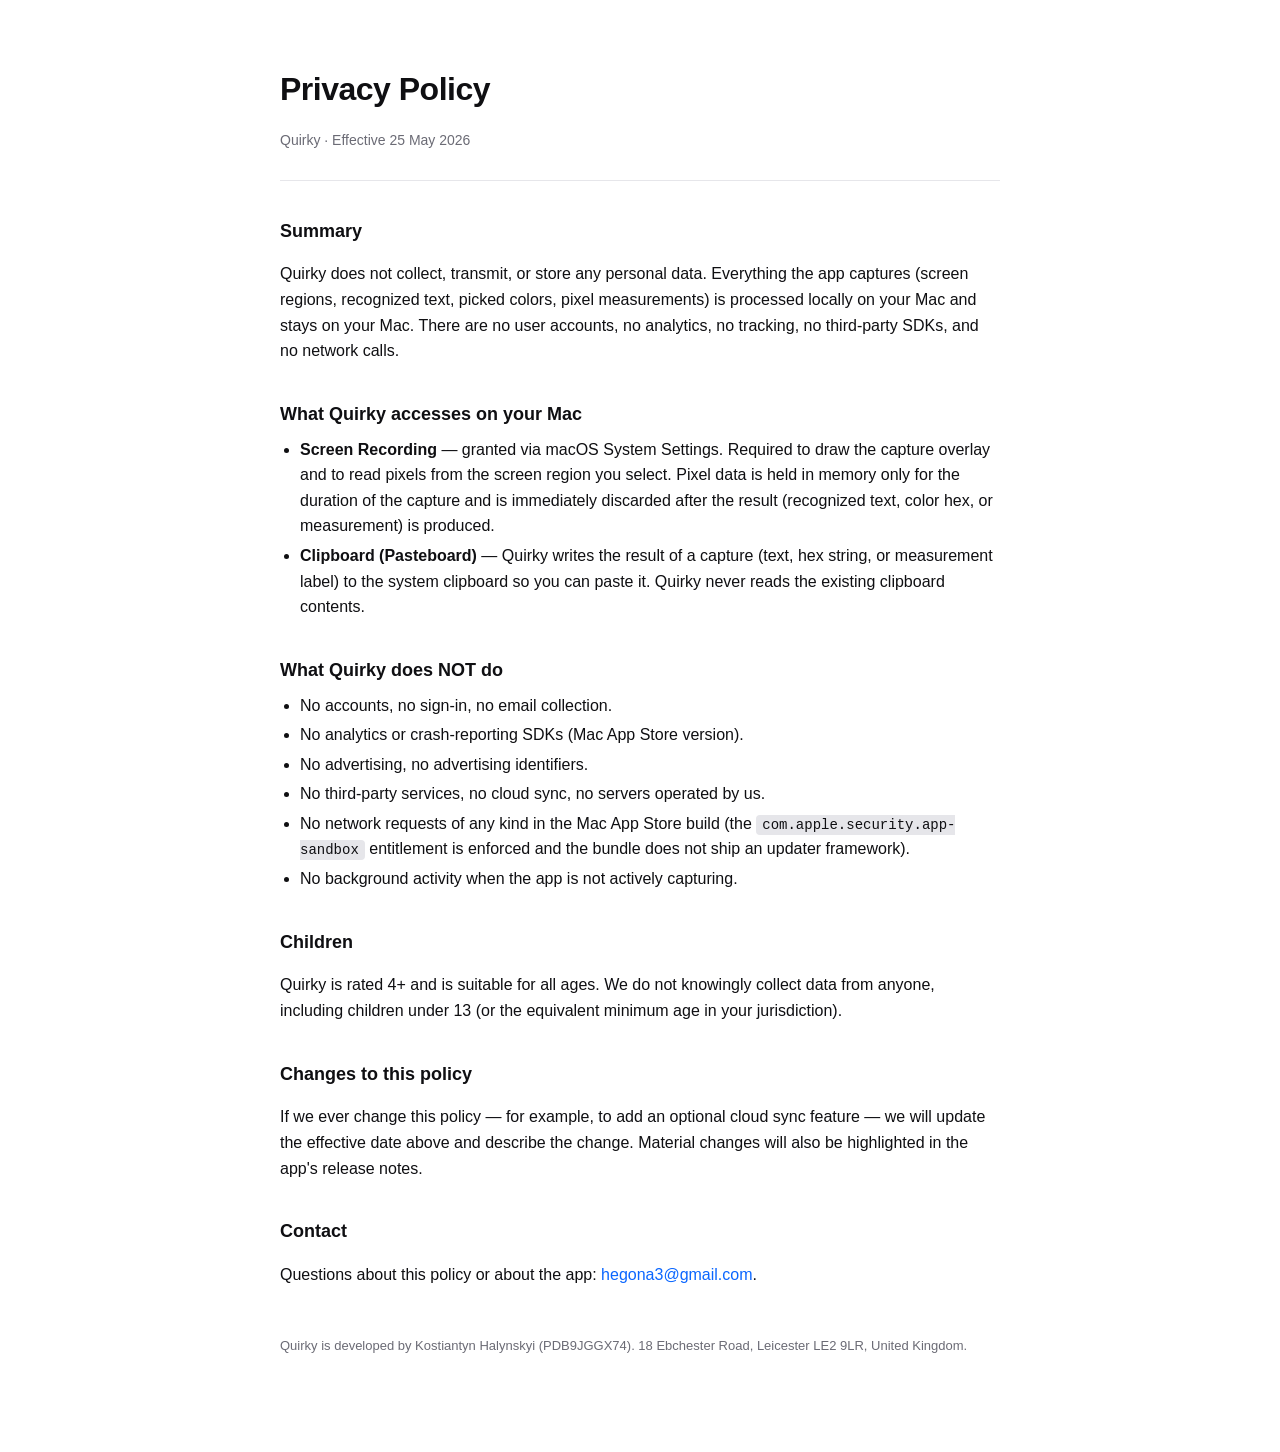
<file: privacy.html>
<!doctype html>
<html lang="en">
<head>
<meta charset="utf-8" />
<meta name="viewport" content="width=device-width, initial-scale=1" />
<title>Privacy Policy — Quirky</title>
<style>
  :root {
    color-scheme: light dark;
    --fg: #0f0f12;
    --muted: #6b6b75;
    --bg: #ffffff;
    --rule: #e6e6ea;
    --accent: #0a66ff;
  }
  @media (prefers-color-scheme: dark) {
    :root { --fg: #ececec; --muted: #9a9aa3; --bg: #0f0f12; --rule: #25252b; }
  }
  html, body { margin: 0; padding: 0; background: var(--bg); color: var(--fg); }
  body {
    font: 16px/1.6 -apple-system, BlinkMacSystemFont, "SF Pro Text", "Helvetica Neue", Arial, sans-serif;
    -webkit-font-smoothing: antialiased;
    -moz-osx-font-smoothing: grayscale;
  }
  main { max-width: 720px; margin: 0 auto; padding: 64px 24px 96px; }
  h1 { font-size: 32px; font-weight: 700; letter-spacing: -0.5px; margin: 0 0 8px; }
  h2 { font-size: 18px; font-weight: 600; margin: 36px 0 8px; }
  p, li { color: var(--fg); }
  .muted { color: var(--muted); font-size: 14px; }
  ul { padding-left: 20px; margin: 8px 0 0; }
  li { margin: 4px 0; }
  hr { border: 0; border-top: 1px solid var(--rule); margin: 28px 0; }
  code { font-family: ui-monospace, "SF Mono", Menlo, monospace; background: var(--rule); padding: 2px 6px; border-radius: 4px; font-size: 14px; }
  a { color: var(--accent); text-decoration: none; }
  a:hover { text-decoration: underline; }
  footer { margin-top: 48px; color: var(--muted); font-size: 13px; }
</style>
</head>
<body>
<main>
  <h1>Privacy Policy</h1>
  <p class="muted">Quirky · Effective 25 May 2026</p>

  <hr>

  <h2>Summary</h2>
  <p>
    Quirky does not collect, transmit, or store any personal data. Everything
    the app captures (screen regions, recognized text, picked colors, pixel
    measurements) is processed locally on your Mac and stays on your Mac.
    There are no user accounts, no analytics, no tracking, no third-party SDKs,
    and no network calls.
  </p>

  <h2>What Quirky accesses on your Mac</h2>
  <ul>
    <li>
      <strong>Screen Recording</strong> — granted via macOS System Settings.
      Required to draw the capture overlay and to read pixels from the screen
      region you select. Pixel data is held in memory only for the duration of
      the capture and is immediately discarded after the result (recognized
      text, color hex, or measurement) is produced.
    </li>
    <li>
      <strong>Clipboard (Pasteboard)</strong> — Quirky writes the result of a
      capture (text, hex string, or measurement label) to the system
      clipboard so you can paste it. Quirky never reads the existing clipboard
      contents.
    </li>
  </ul>

  <h2>What Quirky does NOT do</h2>
  <ul>
    <li>No accounts, no sign-in, no email collection.</li>
    <li>No analytics or crash-reporting SDKs (Mac App Store version).</li>
    <li>No advertising, no advertising identifiers.</li>
    <li>No third-party services, no cloud sync, no servers operated by us.</li>
    <li>
      No network requests of any kind in the Mac App Store build (the
      <code>com.apple.security.app-sandbox</code> entitlement is enforced and
      the bundle does not ship an updater framework).
    </li>
    <li>No background activity when the app is not actively capturing.</li>
  </ul>

  <h2>Children</h2>
  <p>
    Quirky is rated 4+ and is suitable for all ages. We do not knowingly
    collect data from anyone, including children under 13 (or the equivalent
    minimum age in your jurisdiction).
  </p>

  <h2>Changes to this policy</h2>
  <p>
    If we ever change this policy — for example, to add an optional cloud
    sync feature — we will update the effective date above and describe the
    change. Material changes will also be highlighted in the app's release
    notes.
  </p>

  <h2>Contact</h2>
  <p>
    Questions about this policy or about the app:
    <a href="mailto:hegona3@gmail.com">hegona3@gmail.com</a>.
  </p>

  <footer>
    Quirky is developed by Kostiantyn Halynskyi (PDB9JGGX74).
    18 Ebchester Road, Leicester LE2 9LR, United Kingdom.
  </footer>
</main>
</body>
</html>
</file>
<file: css/site.css>
/* keitaro-web: светлая основа, Inter, один синий акцент, радиусы 32/16, отступы по шкале 8 (8/16/24/32/48/64/96).
   Тёмная тема только кнопкой (body.dark, localStorage). Ширина контента одна на весь сайт: 1200. */
:root {
  --bg: #FFFFFF;
  --surface: #F3F5F8;
  --card: #FFFFFF;
  --ink: #141820;
  --muted: #5E6672;
  --line: #E1E5EB;
  --accent: #3F6599;
  --accent-ink: #FFFFFF;
  --accent-soft: #EBF0F7;
  --accent-faint: rgba(63, 101, 153, .14);
  --scrim: rgba(12, 16, 24, .72);       /* подложка текста на картинке баннера */
  --on-img: #FFFFFF;
  --on-img-ink: #141820;                /* текст на белой кнопке поверх картинки */
  --on-img-glass: rgba(255, 255, 255, .14);
  --on-img-line: rgba(255, 255, 255, .4);
  --r-lg: 32px; --r-md: 16px; --r-sm: 10px;
  --h: 48px;                            /* высота кнопки, чипа и фильтра */
  --w: 1200px;                          /* ширина контента: одна на весь сайт */
  --font: Inter, -apple-system, 'Segoe UI', sans-serif;
  --kanji: 'Shippori Mincho', 'Hiragino Mincho ProN', 'Yu Mincho', serif;
  color-scheme: light;
}
body.dark {
  --bg: #171A1F;
  --surface: #1B1F25;
  --card: #1F242B;
  --ink: #E6EAF0;
  --muted: #9AA3AF;
  --line: #2E343D;
  --accent: #8BA7D0;
  --accent-ink: #111722;
  --accent-soft: #232E3D;
  --accent-faint: rgba(139, 167, 208, .16);
  --scrim: rgba(8, 10, 14, .78);
  color-scheme: dark;
}
* { box-sizing: border-box; }
html, body { margin: 0; }
html { overscroll-behavior-y: none; scroll-behavior: auto; }
html.cover-on, html.cover-on body { overflow: hidden; }
body { background: var(--bg); color: var(--ink); font: 16px/1.5 var(--font); -webkit-font-smoothing: antialiased; overflow-x: hidden; }
body.locked { overflow: hidden; }
button { font: inherit; color: inherit; }
p, h1, h2, h3 { margin: 0; }
a { color: var(--accent); }
img { display: block; max-width: 100%; }
svg.i { width: 20px; height: 20px; fill: currentColor; flex: none; display: block; }
.sr { position: absolute; width: 1px; height: 1px; overflow: hidden; clip: rect(0 0 0 0); white-space: nowrap; }
:focus-visible { outline: 2px solid var(--accent); outline-offset: 2px; }

/* ---------- каркас ---------- */
.sec { padding-inline: max(16px, env(safe-area-inset-left, 0px)) max(16px, env(safe-area-inset-right, 0px)); padding-block: 96px; }
.sec.on-surface { background: var(--surface); }
.wrap { max-width: var(--w); margin: 0 auto; }
@media (max-width: 720px) { .sec { padding-block: 64px; } }

.kicker { font-size: 14px; font-weight: 600; letter-spacing: .06em; text-transform: uppercase; color: var(--muted); }
h1 { font-size: clamp(40px, 6vw, 64px); font-weight: 800; letter-spacing: -0.03em; line-height: 1.05; text-wrap: balance; }
h2 { font-weight: 700; letter-spacing: -0.02em; line-height: 1.15; text-wrap: balance; }
h2.big { font-size: clamp(32px, 4vw, 48px); }
h3 { font-size: 20px; font-weight: 700; letter-spacing: -0.01em; line-height: 1.3; }
.lede { font-size: 18px; color: var(--muted); max-width: 60ch; }
.sec-head { display: flex; flex-wrap: wrap; align-items: end; justify-content: space-between; gap: 24px; margin-bottom: 48px; }

/* ---------- кнопки, чипы, фильтр ---------- */
.btn { display: inline-flex; align-items: center; justify-content: center; gap: 8px; min-height: var(--h); padding: 0 24px; border-radius: 999px; border: 1px solid transparent;
  background: var(--accent); color: var(--accent-ink); font-weight: 600; text-decoration: none; cursor: pointer; white-space: nowrap; }
.btn:hover { filter: brightness(1.08); }
.btn.sec { background: var(--card); color: var(--ink); border-color: var(--line); }
.btn.sec:hover { filter: none; border-color: var(--ink); }
.btn.sm { min-height: 40px; padding: 0 16px; font-size: 14px; }
.btn.sm svg.i { width: 18px; height: 18px; }
.link { background: none; border: 0; padding: 0; color: var(--accent); text-decoration: underline; cursor: pointer; }
.contacts { display: flex; flex-wrap: wrap; gap: 16px; }
.pill { display: inline-flex; align-items: center; min-height: 28px; padding: 0 8px; border-radius: 999px; background: var(--accent-soft); color: var(--accent); font-size: 13px; font-weight: 600; line-height: 1; white-space: nowrap; }
.pills { display: flex; flex-wrap: wrap; gap: 8px; }
.seg { display: inline-flex; flex-wrap: wrap; gap: 8px; }
.seg button { min-height: var(--h); padding: 0 16px; border-radius: 999px; border: 1px solid var(--line); background: var(--card); color: var(--ink); font-weight: 600; cursor: pointer; display: inline-flex; align-items: center; gap: 8px; }
.seg button:hover { border-color: var(--ink); }
.seg button .n { color: var(--muted); font-weight: 500; font-variant-numeric: tabular-nums; }
.seg button[aria-pressed="true"] { background: var(--accent); border-color: var(--accent); color: var(--accent-ink); }
.seg button[aria-pressed="true"] .n { color: inherit; opacity: .8; }

/* кнопка темы: одна на весь сайт, видна и на обложке */
.theme { position: fixed; top: max(16px, env(safe-area-inset-top, 0px)); right: max(16px, env(safe-area-inset-right, 0px)); z-index: 60; width: var(--h); height: var(--h);
  display: grid; place-items: center; border-radius: 999px; border: 1px solid var(--line); background: var(--card); color: var(--ink); cursor: pointer; }
.theme:hover { border-color: var(--ink); }

/* ---------- шапка ---------- */
.top { padding-block: 96px 64px; }
.intro { display: grid; grid-template-columns: minmax(0, 1fr) auto; gap: 48px; align-items: end; margin-bottom: 48px; }
.intro-text { display: grid; gap: 16px; }
.intro h1 { margin-bottom: 8px; }
.stats { list-style: none; margin: 0; padding: 0; display: flex; }
.stats li { display: grid; gap: 8px; padding: 0 32px; border-left: 1px solid var(--line); }
.stats li:first-child { padding-left: 0; border-left: 0; }
.stats b { font-size: 48px; font-weight: 800; letter-spacing: -0.03em; line-height: 1; font-variant-numeric: tabular-nums; }
.stats span { color: var(--muted); }
@media (max-width: 860px) { .intro { grid-template-columns: minmax(0, 1fr); gap: 32px; } }
@media (max-width: 720px) { .top { padding-block: 64px 48px; } .sec.feat-sec { padding-bottom: 64px; } .stats li { padding: 0 24px; } .stats b { font-size: 40px; } }
@media (max-width: 640px) { .contacts .btn { flex: 1 1 100%; } }

/* ---------- баннер: большая карточка в духе App Store Today ---------- */
.feat-sec { padding-block: 0 96px; }
.feat { position: relative; display: grid; min-height: 520px; border-radius: var(--r-lg); overflow: hidden; background: var(--ink); color: var(--on-img); isolation: isolate; }
.feat-art { position: absolute; inset: 0; z-index: -2; }
.feat-art img { width: 100%; height: 100%; object-fit: cover; }
.feat::before { content: ""; position: absolute; inset: 0; z-index: -1; background: linear-gradient(0deg, var(--scrim) 0%, rgba(0, 0, 0, .3) 45%, rgba(0, 0, 0, 0) 70%), linear-gradient(90deg, var(--scrim) 0%, rgba(0, 0, 0, 0) 55%); }
.feat-in { align-self: end; display: grid; gap: 16px; max-width: 560px; padding: 48px; }
.feat .kicker { color: var(--on-img); opacity: .85; }
.feat-title { font-size: clamp(48px, 6vw, 80px); font-weight: 800; letter-spacing: -0.04em; line-height: 1; }
.feat-line { font-size: 20px; line-height: 1.4; opacity: .92; }
.feat .pills { margin-top: 8px; }
.feat .pill { background: var(--on-img-glass); color: var(--on-img); }
.feat-cta { display: flex; flex-wrap: wrap; gap: 16px; margin-top: 16px; }
.feat .btn { background: var(--on-img); color: var(--on-img-ink); }
.feat .btn.sec { background: var(--on-img-glass); color: var(--on-img); border-color: var(--on-img-line); }
.feat .btn.sec:hover { border-color: var(--on-img); }
.feat-shots { position: absolute; right: 48px; bottom: 48px; display: flex; gap: 16px; align-items: end; }
.feat-shots img { width: 168px; aspect-ratio: 9 / 19.5; object-fit: cover; border-radius: 24px; border: 1px solid var(--on-img-line); box-shadow: 0 24px 48px rgba(0, 0, 0, .35); }
.feat-shots img:nth-child(2) { transform: translateY(-32px); }
@media (max-width: 1024px) { .feat-shots { display: none; } }
@media (max-width: 720px) {
  .feat { min-height: 600px; }
  .feat-art img { object-position: 30% 50%; }
  .feat::before { background: linear-gradient(0deg, var(--scrim) 0%, rgba(0, 0, 0, .45) 55%, rgba(0, 0, 0, 0) 85%); }
  .feat-in { padding: 24px; }
  .feat-cta .btn { flex: 1 1 100%; }
}

/* ---------- каталог ---------- */
.grid { display: grid; grid-template-columns: repeat(3, minmax(0, 1fr)); gap: 24px; }
@media (max-width: 1024px) { .grid { grid-template-columns: repeat(2, minmax(0, 1fr)); } }
@media (max-width: 640px) { .grid { grid-template-columns: minmax(0, 1fr); gap: 16px; } }
.card { position: relative; display: flex; flex-direction: column; gap: 16px; min-width: 0; padding: 16px 16px 24px; background: var(--card); border: 1px solid var(--line); border-radius: var(--r-lg); }
.card:hover { border-color: var(--muted); }
.card:has(.card-open:focus-visible) { outline: 2px solid var(--accent); outline-offset: 2px; }
.card-open { position: absolute; inset: 0; z-index: 1; border-radius: inherit; }
.card-open:focus-visible { outline: none; }
.thumb { position: relative; aspect-ratio: 16 / 10; border-radius: var(--r-md); overflow: hidden; background: var(--surface); }
.thumb img { width: 100%; height: 100%; object-fit: cover; }
.thumb.portrait img { object-position: 50% 30%; }
.thumb.icon { display: grid; place-items: center; background: var(--accent-soft); }
.thumb.icon img { width: 96px; height: 96px; object-fit: contain; }
.card-body { display: grid; gap: 8px; padding-inline: 8px; }
.card-row { display: flex; align-items: baseline; justify-content: space-between; gap: 16px; }
.card-row .yr { color: var(--muted); font-size: 14px; font-variant-numeric: tabular-nums; }
.card-line { color: var(--muted); }
.card-foot { display: flex; flex-wrap: wrap; align-items: center; justify-content: space-between; gap: 16px; padding-inline: 8px; margin-top: auto; }
.acts { display: flex; flex-wrap: wrap; gap: 8px; position: relative; z-index: 2; }
.grid .empty { grid-column: 1 / -1; color: var(--muted); }

/* типографическая обложка, когда честного кадра нет: название и знак тушью */
.tcover { position: absolute; inset: 0; display: grid; align-content: end; padding: 24px; background: var(--accent-soft); color: var(--accent); overflow: hidden; }
.tcover b { position: relative; font-size: clamp(28px, 3vw, 40px); font-weight: 800; letter-spacing: -0.03em; line-height: 1.05; }
.tcover i { position: absolute; right: 16px; top: 8px; font: 700 128px/1 var(--kanji); font-style: normal; opacity: .14; }
.tcover img { position: absolute; left: 24px; top: 24px; width: 64px; height: 64px; object-fit: contain; }

/* ---------- страница проекта ---------- */
.proj { position: fixed; inset: 0; z-index: 50; overflow-y: auto; overscroll-behavior: contain; background: var(--bg); }
.proj[hidden] { display: none; }
.proj-bar { position: sticky; top: 0; z-index: 3; padding: 16px max(16px, env(safe-area-inset-right, 0px)) 16px max(16px, env(safe-area-inset-left, 0px)); background: var(--bg); border-bottom: 1px solid var(--line); }
.proj-bar-in { display: flex; align-items: center; gap: 24px; padding-right: 64px; }
.proj-bar-title { font-weight: 700; overflow: hidden; text-overflow: ellipsis; white-space: nowrap; }
.proj-body .sec { padding-block: 64px; }
.proj-body .sec + .sec { padding-top: 0; }
.p-head { display: grid; grid-template-columns: minmax(0, 1fr) auto; gap: 32px; align-items: end; margin-bottom: 48px; }
.p-head .intro-text { gap: 16px; }
.p-meta { display: flex; flex-wrap: wrap; gap: 8px 24px; color: var(--muted); }
.p-meta b { color: var(--ink); font-weight: 600; }
@media (max-width: 860px) { .p-head { grid-template-columns: minmax(0, 1fr); gap: 24px; } }

/* большой кадр с точками */
.stage { position: relative; border-radius: var(--r-lg); overflow: hidden; background: var(--surface); border: 1px solid var(--line); }
.stage > img { width: 100%; height: auto; }
.stage.tall { display: grid; place-items: center; padding: 48px; background: var(--surface); }
.stage.tall .frame { position: relative; max-width: 420px; width: 100%; }
.stage.tall .frame img { width: 100%; height: auto; border-radius: 24px; }
.hs { position: absolute; z-index: 2; width: 40px; height: 40px; margin: -20px 0 0 -20px; border-radius: 999px; border: 0; padding: 0; cursor: pointer;
  background: var(--accent); color: var(--accent-ink); font-weight: 700; font-size: 15px; display: grid; place-items: center;
  box-shadow: 0 0 0 4px rgba(255, 255, 255, .7), 0 8px 24px rgba(0, 0, 0, .25); }
body.dark .hs { box-shadow: 0 0 0 4px rgba(23, 26, 31, .7), 0 8px 24px rgba(0, 0, 0, .4); }
.hs::after { content: ""; position: absolute; inset: -8px; border-radius: inherit; border: 2px solid var(--accent); opacity: 0; animation: hs-pulse 2.4s ease-out infinite; }
.hs[aria-expanded="true"] { background: var(--ink); color: var(--bg); }
.hs[aria-expanded="true"]::after { animation: none; }
@keyframes hs-pulse { 0% { opacity: .7; transform: scale(.7); } 70%, 100% { opacity: 0; transform: scale(1.35); } }
@media (prefers-reduced-motion: reduce) { .hs::after { animation: none; } }
.tip { position: absolute; z-index: 3; width: min(320px, calc(100% - 32px)); padding: 24px; border-radius: var(--r-md); background: var(--card); color: var(--ink); border: 1px solid var(--line); box-shadow: 0 16px 48px rgba(0, 0, 0, .18); display: grid; gap: 8px; }
.tip[hidden] { display: none; }
.tip .kicker { color: var(--accent); }
.tip p:last-child { color: var(--muted); }
.hs-list { list-style: none; margin: 24px 0 0; padding: 0; display: none; gap: 16px; }
.hs-list li { display: grid; grid-template-columns: 32px minmax(0, 1fr); gap: 16px; }
.hs-list .num { width: 32px; height: 32px; border-radius: 999px; background: var(--accent); color: var(--accent-ink); display: grid; place-items: center; font-weight: 700; font-size: 14px; }
.hs-list b { display: block; }
.hs-list p { color: var(--muted); }
@media (max-width: 640px) {
  .tip { display: none !important; }
  .hs-list { display: grid; }
  .hs { width: 32px; height: 32px; margin: -16px 0 0 -16px; font-size: 13px; }
  .stage.tall { padding: 24px; }
  .hs-list li.on .num { background: var(--ink); color: var(--bg); }
}

/* оценки: общий балл кольцом и четыре шкалы */
.scores { display: grid; grid-template-columns: auto minmax(0, 1fr); gap: 48px; align-items: center; padding: 48px; border-radius: var(--r-lg); background: var(--surface); }
.total { display: grid; justify-items: center; gap: 8px; }
.ring { position: relative; width: 176px; height: 176px; }
.ring svg { width: 100%; height: 100%; transform: rotate(-90deg); }
.ring circle { fill: none; stroke-width: 10; }
.ring .bg { stroke: var(--accent-faint); }
.ring .main { stroke: var(--accent); stroke-linecap: round; }
.ring b { position: absolute; inset: 0; display: grid; place-items: center; font-size: 48px; font-weight: 800; letter-spacing: -0.03em; font-variant-numeric: tabular-nums; }
.total span { color: var(--muted); font-weight: 600; }
.bars { display: grid; grid-template-columns: repeat(4, minmax(0, 1fr)); gap: 24px; }
.bar { display: grid; gap: 16px; padding-top: 16px; border-top: 1px solid var(--line); }
.bar-h { display: flex; justify-content: space-between; gap: 8px; }
.bar-h span { font-weight: 700; }
.bar-h small { color: var(--muted); font-size: 14px; font-variant-numeric: tabular-nums; }
.track { height: 8px; border-radius: 999px; background: var(--accent-faint); overflow: hidden; }
.track i { display: block; height: 100%; width: 100%; border-radius: inherit; background: var(--accent); transform-origin: 0 50%; transform: scaleX(var(--v)); }
.bar-v { color: var(--muted); font-variant-numeric: tabular-nums; }
.bar-v b { color: var(--ink); font-size: 24px; font-weight: 800; letter-spacing: -0.02em; }
.score-note { grid-column: 1 / -1; color: var(--muted); font-size: 14px; }
@media (max-width: 860px) { .scores { grid-template-columns: minmax(0, 1fr); justify-items: center; padding: 32px 24px; } .bars { width: 100%; } }
@media (max-width: 640px) { .bars { grid-template-columns: repeat(2, minmax(0, 1fr)); gap: 24px 16px; } }

/* галерея кадров */
.gal { display: grid; grid-template-columns: repeat(2, minmax(0, 1fr)); gap: 24px; }
.gal figure { margin: 0; border-radius: var(--r-md); overflow: hidden; background: var(--surface); border: 1px solid var(--line); }
.gal figure.tall { display: grid; place-items: center; padding: 24px; }
.gal figure.tall img { max-height: 640px; width: auto; border-radius: 16px; }
.gal img { width: 100%; height: auto; }
@media (max-width: 640px) { .gal { grid-template-columns: minmax(0, 1fr); gap: 16px; } }
.p-next { display: flex; flex-wrap: wrap; justify-content: space-between; gap: 16px; }

/* ---------- подвал ---------- */
.foot { padding: 96px max(16px, env(safe-area-inset-right, 0px)) 64px max(16px, env(safe-area-inset-left, 0px)); }
.foot-main { display: flex; flex-wrap: wrap; align-items: end; justify-content: space-between; gap: 32px; padding-bottom: 48px; border-bottom: 1px solid var(--line); }
.foot-title { font-size: clamp(24px, 2.6vw, 32px); font-weight: 700; letter-spacing: -0.02em; line-height: 1.2; max-width: 22ch; }
.foot-links { list-style: none; margin: 0; padding: 24px 0 0; display: flex; flex-wrap: wrap; gap: 16px 32px; color: var(--muted); }
.foot-links a, .foot-links .link { color: var(--muted); }
.foot-links a:hover, .foot-links .link:hover { color: var(--accent); }
@media (max-width: 720px) { .foot { padding-block: 64px 48px; } }

/* ---------- появление: иероглифы → глич → допечатка (reveal) ---------- */
:root {
  --rv-kanji: 170ms;
  --rv-glitch: 110ms;
  --rv-settle: 480ms;
  --rv-shape: 380ms;
  --rv-stagger: 60ms;
  --rv-count: 700ms;
  --rv-draw: 620ms;
  --rv-ease: cubic-bezier(.2, .7, .2, 1);
}
@media (prefers-reduced-motion: no-preference) { html.rv-on [data-rv]:not(.rv-seen) { visibility: hidden; } }
.rv-t { position: relative; color: transparent !important; }
.rv-o { position: absolute; inset: 0; padding: inherit; opacity: 0; pointer-events: none; white-space: inherit; overflow: visible; }
.rv-o.kj { opacity: 1; font-family: var(--kanji); font-weight: 700; letter-spacing: .12em; animation: rv-in var(--rv-kanji) var(--rv-ease) both; }
.rv-o.gl { opacity: 1; animation: rv-glitch var(--rv-glitch) steps(1, end) both; }
.rv-fade { animation: rv-in 220ms var(--rv-ease) both; }
.rv-s { animation: rv-shape var(--rv-shape) steps(1, end) var(--rv-d, 0ms) both; }
.rv-line { animation: rv-dash var(--rv-draw) var(--rv-ease) var(--rv-d, 0ms) both; }
.rv-grow { animation: rv-grow var(--rv-draw) var(--rv-ease) var(--rv-d, 0ms) both; }
@keyframes rv-grow { from { transform: scaleX(0); } }
@keyframes rv-in { from { opacity: 0; } to { opacity: 1; } }
@keyframes rv-dash { from { stroke-dashoffset: 1; } }
@keyframes rv-glitch {
  0% { clip-path: polygon(0 0, 100% 0, 100% 30%, 0 30%, 0 46%, 100% 46%, 100% 72%, 0 72%, 0 86%, 100% 86%, 100% 100%, 0 100%); transform: translateX(3px); text-shadow: -2px 0 var(--accent); }
  34% { clip-path: polygon(0 12%, 100% 12%, 100% 58%, 0 58%, 0 66%, 100% 66%, 100% 100%, 0 100%); transform: translateX(-2px); text-shadow: 2px 0 var(--accent-faint); }
  67% { clip-path: inset(0); transform: translateX(1px); text-shadow: none; }
  100% { clip-path: none; transform: none; }
}
@keyframes rv-shape {
  0% { opacity: 0; }
  14% { opacity: 1; transform: translateX(-6px); clip-path: polygon(0 10%, 100% 10%, 100% 20%, 0 20%, 0 40%, 100% 40%, 100% 54%, 0 54%, 0 74%, 100% 74%, 100% 82%, 0 82%); }
  36% { transform: translateX(4px); clip-path: polygon(0 0, 100% 0, 100% 16%, 0 16%, 0 24%, 100% 24%, 100% 50%, 0 50%, 0 58%, 100% 58%, 100% 72%, 0 72%, 0 80%, 100% 80%, 100% 100%, 0 100%); }
  58% { transform: translateX(-2px); clip-path: polygon(0 0, 100% 0, 100% 36%, 0 36%, 0 41%, 100% 41%, 100% 86%, 0 86%, 0 90%, 100% 90%, 100% 100%, 0 100%); }
  78%, 100% { opacity: 1; transform: none; clip-path: inset(-16px); }
}
@media (prefers-reduced-motion: reduce) { * { transition: none !important; } }
</file>
<file: css/cover.css>
/* ---------- обложка: многослойная тушевая сцена (горная мастерская у водопада) + 匠心[логотип]遊創 ----------
   Модуль из дневника (~/diary/site/public/index.html). Слои assets/scene/*.webp: небо с луной, дальние, средние,
   ближние скалы с мостом, ветка клёна с фонарями; три полосы тумана. Двигается только transform.
   Бумага сцены своя (тёплая), тушь и акцент общие с сайтом. Ночные версии слоёв для body.dark. */
body {
  --cv-paper: #F5F1E9;
  --cv-ink: var(--ink);
  --cv-mist-o: 1;
}
body.dark {
  --cv-paper: #222935;
  --cv-mist-o: .2;
}
.cover { position: fixed; inset: 0; z-index: 40; overflow: hidden; color: var(--cv-ink); background: var(--cv-paper); touch-action: none; user-select: none; -webkit-user-select: none; }
.cover.gone { visibility: hidden; }
.cover.gx { background: transparent; }
.cover.gx .scene { opacity: 0; }
.scene { position: absolute; inset: 0; overflow: hidden; pointer-events: none; contain: strict; }
.ly { position: absolute; left: 0; top: 0; overflow: hidden; will-change: transform; backface-visibility: hidden; }
.ly img { display: block; max-width: none; }
.ly.mist { background-repeat: repeat-x; }
/* клёновые листья: мелкие тёмные пятна, как в образце лепестки */
.leaf { position: absolute; left: 0; top: 0; width: 9px; height: 5px; border-radius: 60% 10% 60% 10%; background: var(--cv-ink); opacity: .4; will-change: transform; }
body.dark .leaf { opacity: .28; }
@media (prefers-reduced-motion: reduce) { .leaf { display: none; } }
.cover canvas { position: absolute; left: 0; top: 0; width: 0; height: 0; display: block; }
.cover.gone canvas { display: none; }
.motto { position: absolute; left: 50%; top: 36%; transform: translate(-50%, -50%); display: flex; align-items: center; gap: .3em; margin: 0;
  font: 700 clamp(48px, 6.4vw, 112px)/1 var(--kanji); white-space: nowrap; pointer-events: none; }
.motto .kj { display: block; }
.motto .logo { display: block; width: 1.18em; height: 1.18em; margin-inline: .1em; fill: currentColor; }
.cover.inked .motto { color: transparent; }
@media (max-width: 720px) { .motto { top: 38%; gap: .26em; } }
/* подсказка входа: тихая кнопка внизу, на ней тот же жест, что и колесо */
.cover-go { position: absolute; left: 50%; bottom: max(32px, env(safe-area-inset-bottom, 0px)); transform: translateX(-50%); z-index: 2;
  display: inline-flex; align-items: center; gap: 8px; min-height: var(--h); padding: 0 24px; border-radius: 999px; cursor: pointer;
  border: 1px solid color-mix(in srgb, var(--cv-ink) 22%, transparent); background: color-mix(in srgb, var(--cv-paper) 72%, transparent); color: var(--cv-ink); font-weight: 600; }
.cover-go:hover { border-color: var(--cv-ink); }
.cover-go svg { animation: go-nudge 2.4s ease-in-out infinite; }
@keyframes go-nudge { 0%, 60%, 100% { transform: none; } 30% { transform: translateY(3px); } }
@media (prefers-reduced-motion: reduce) { .cover-go svg { animation: none; } }
#page { position: relative; }
.cover.gx .cover-go { opacity: 0; pointer-events: none; }
</file>
